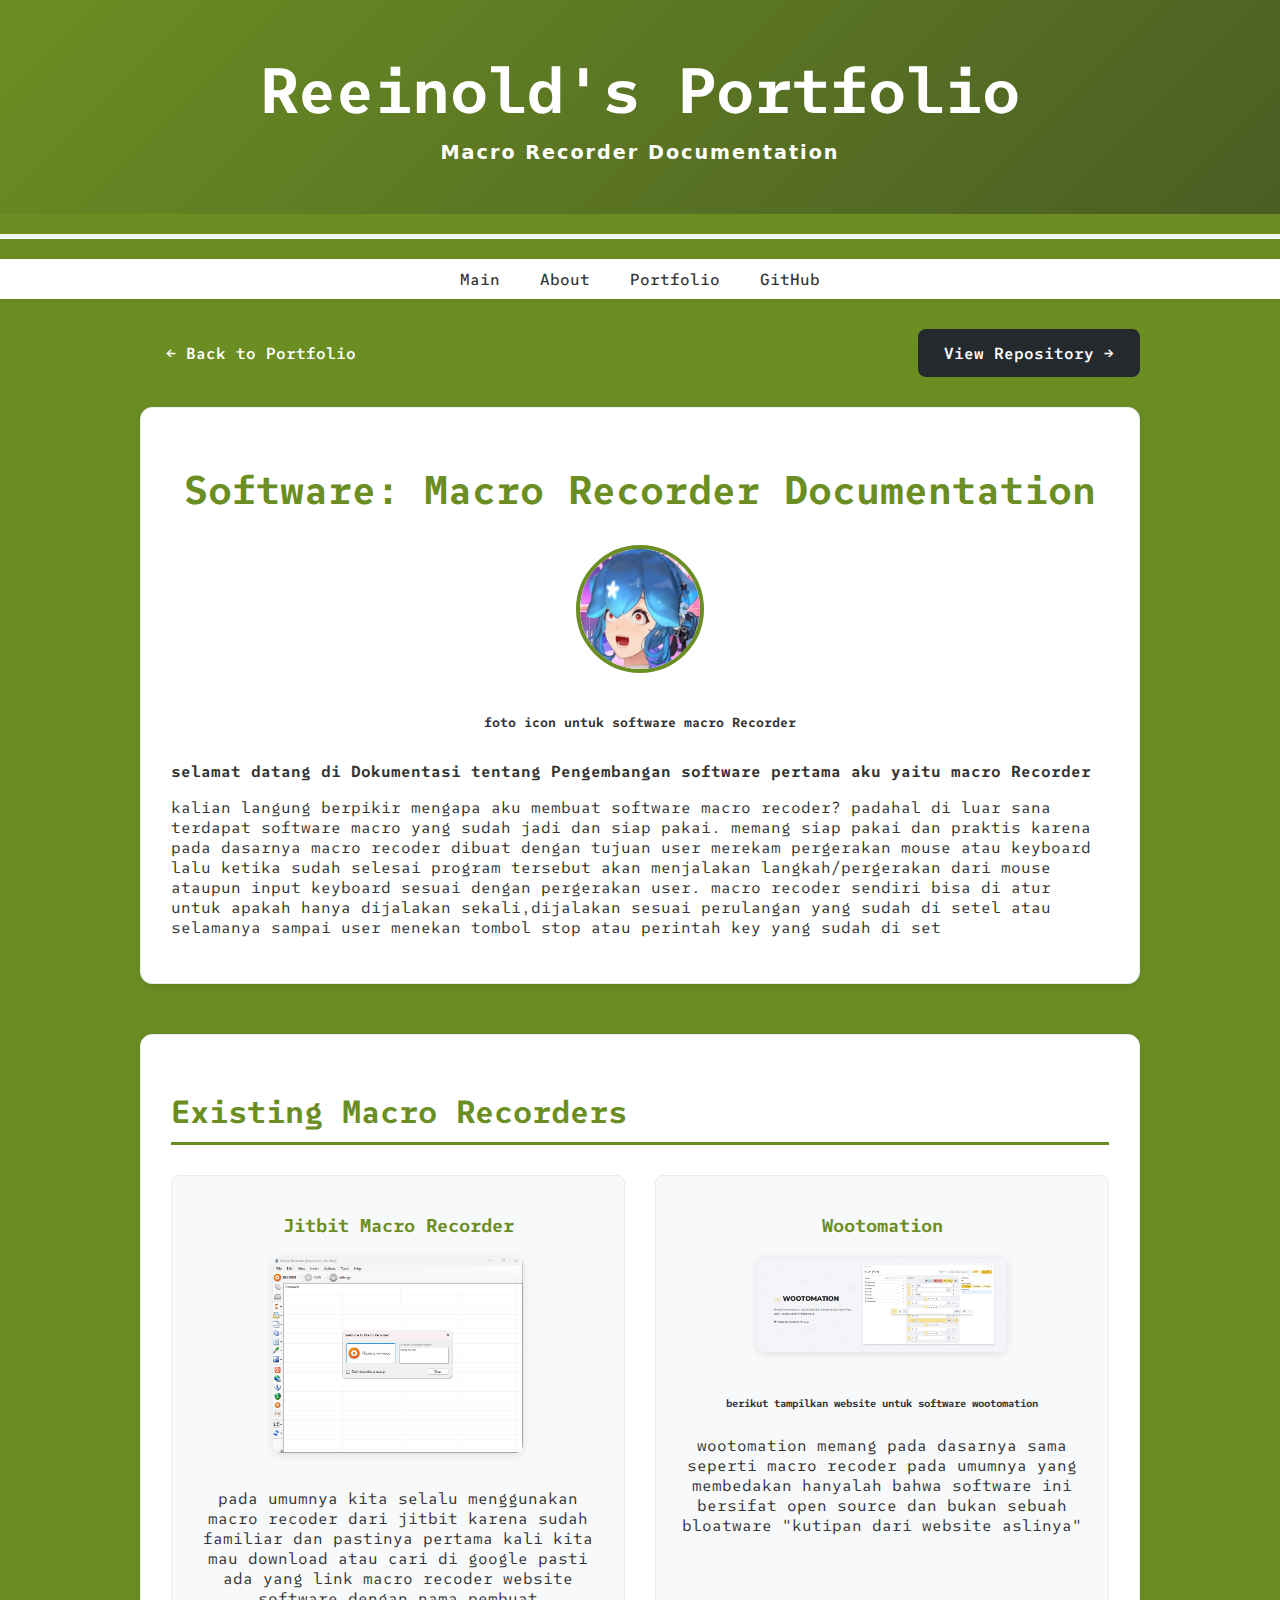
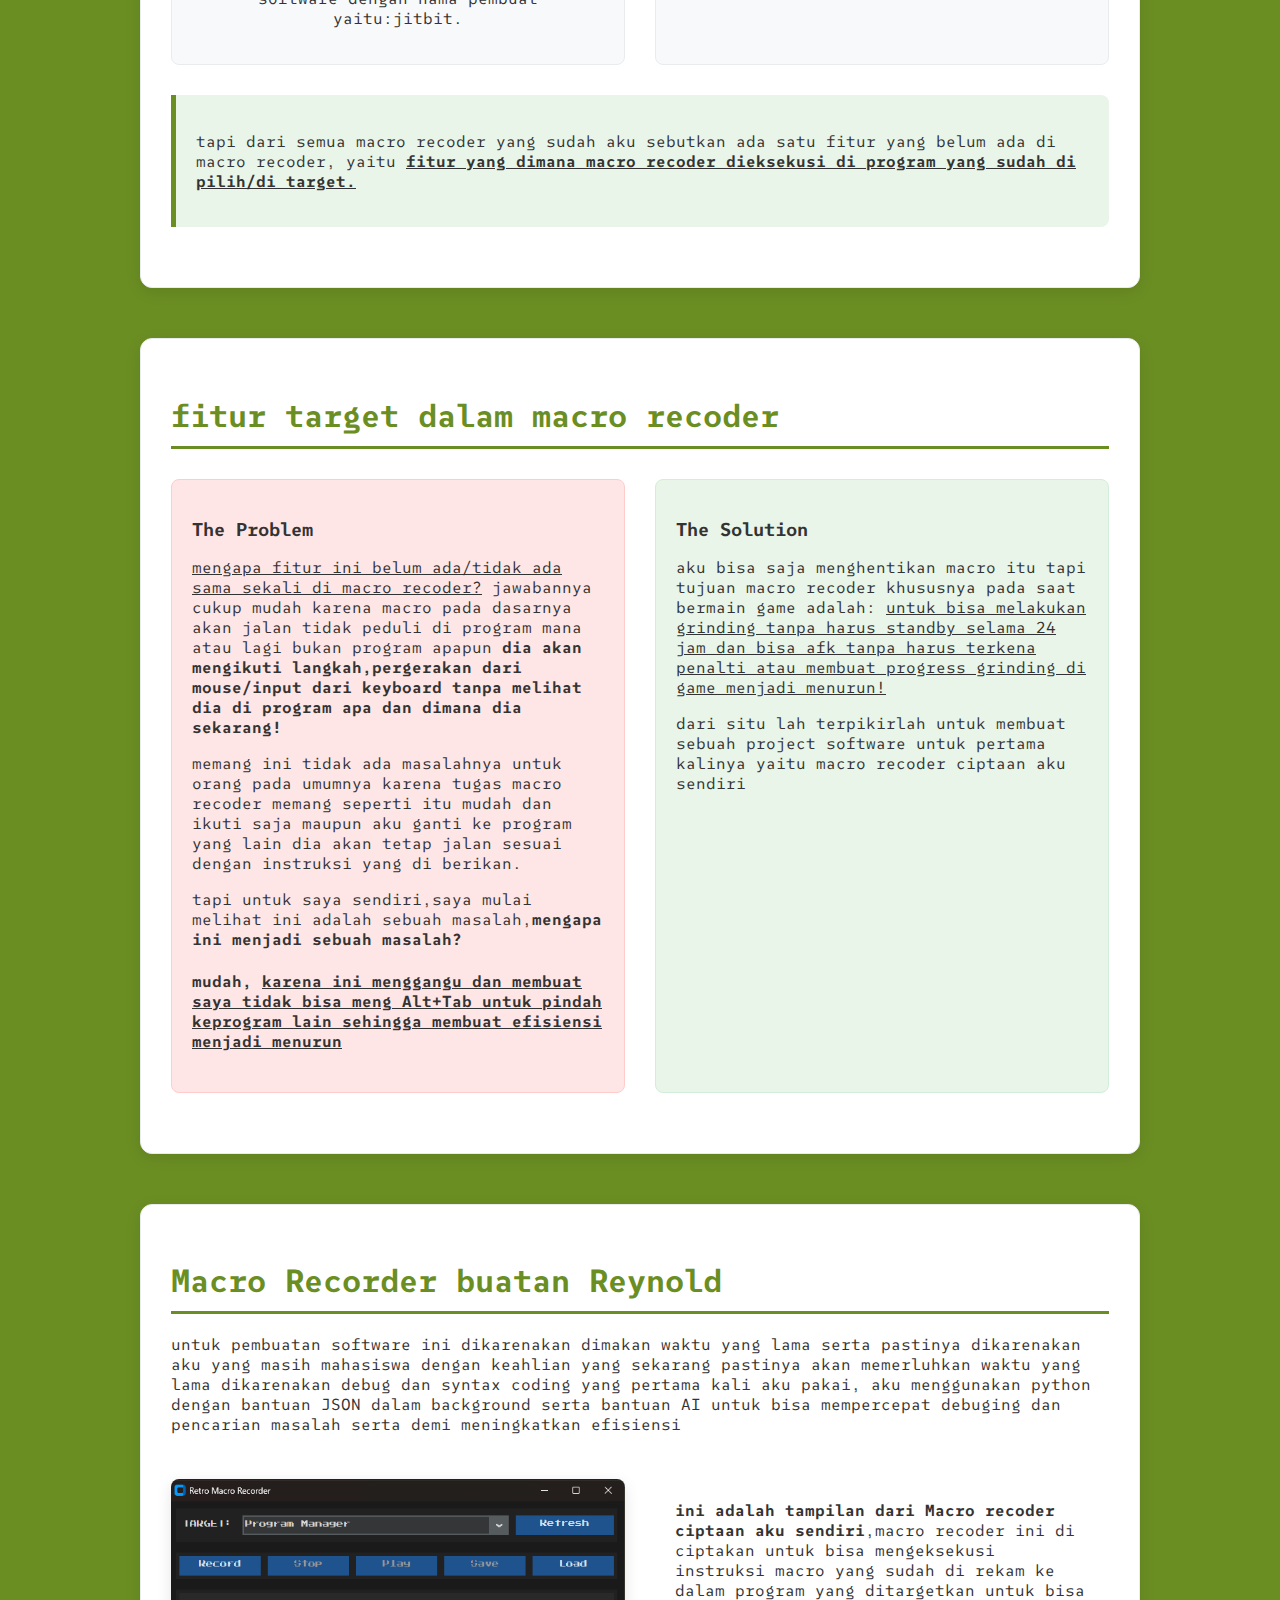
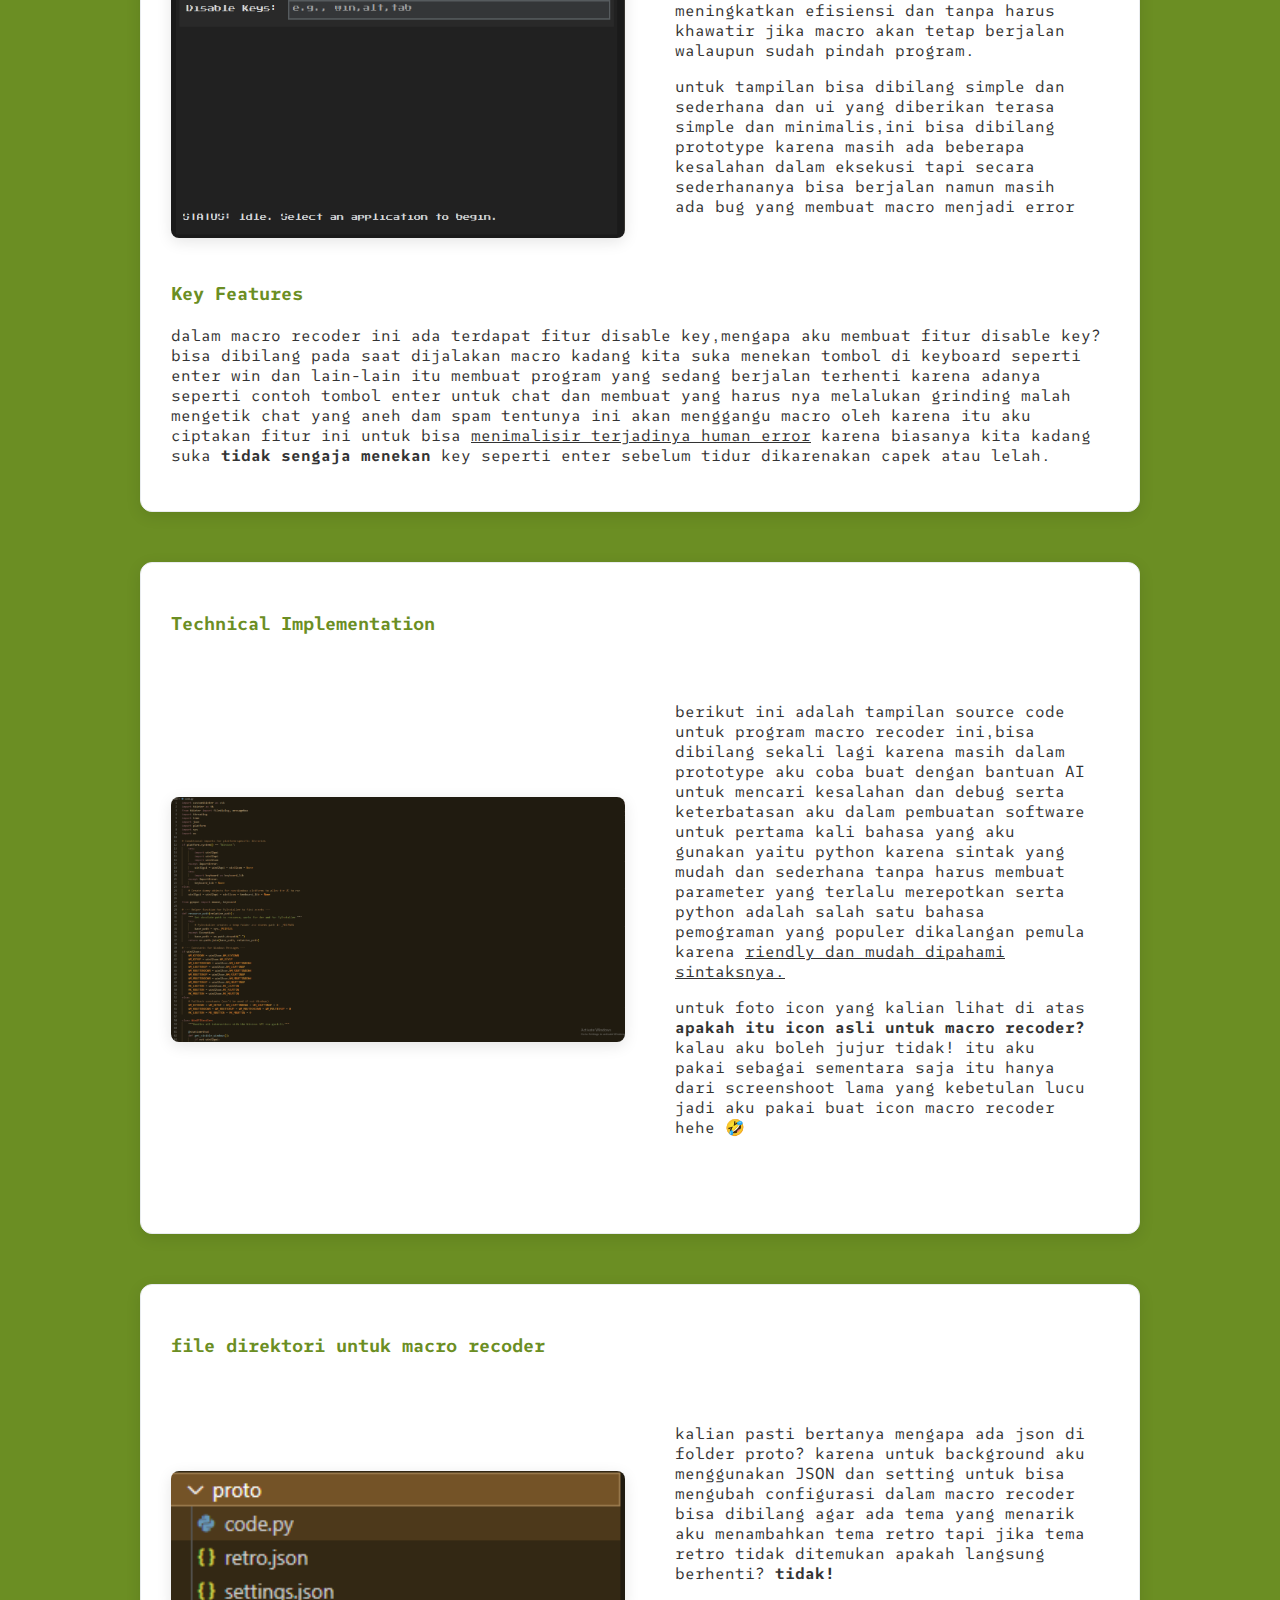
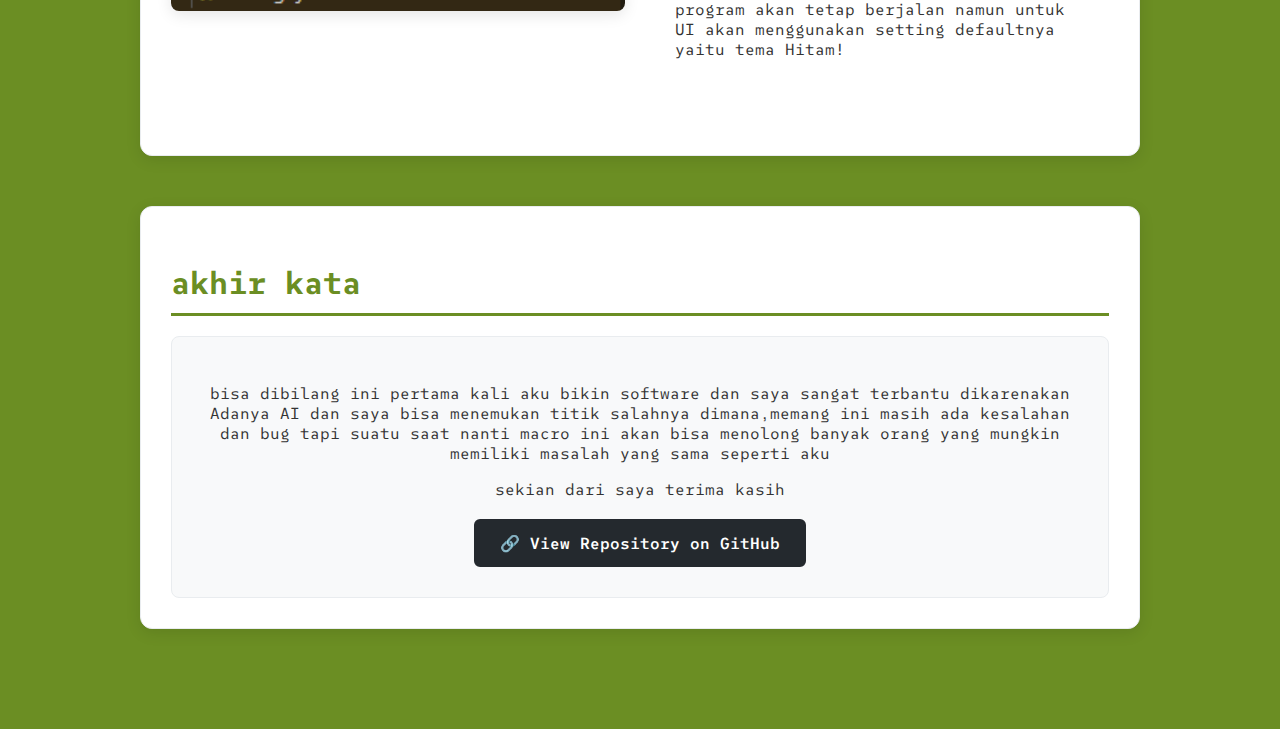
<file: Macro_Documentation.html>
<!DOCTYPE html>
<html lang="en">
<head>
    <meta charset="UTF-8">
    <meta name="viewport" content="width=device-width, initial-scale=1.0">
    <link rel="stylesheet" href="Style.css">
    <link rel="preconnect" href="https://fonts.googleapis.com">
    <link rel="preconnect" href="https://fonts.gstatic.com" crossorigin>
    <link href="https://fonts.googleapis.com/css2?family=Rubik:ital,wght@0,300..900;1,300..900&family=SUSE+Mono:ital,wght@0,100..800;1,100..800&display=swap" rel="stylesheet">
    <title>Macro Recorder Documentation - Reeinold's Portfolio</title>
</head>
<body>
    <div id="Header">
        <p id="Reeinold">Reeinold's Portfolio</p>
        <p id="Description"><b>Macro Recorder Documentation</b></p>
    </div>
    <hr class="tick">
    <nav>
        <a href="index.html">Main</a>
        <a href="About.html">About</a>
        <a href="Portofolio.html">Portfolio</a>
        <a href="https://github.com/Reeinold?tab=activity_feed" target="_blank">GitHub</a>
    </nav>

    <!-- Navigation Buttons -->
    <div class="doc-navigation">
        <button onclick="window.location.href='Portofolio.html'" class="nav-button portfolio-btn">
            ← Back to Portfolio
        </button>
        <button onclick="window.open('https://github.com/Reeinold', '_blank')" class="nav-button repo-btn">
            View Repository →
        </button>
    </div>

    <div class="documentation-content">
        <div class="doc-section">
            <h1>Software: Macro Recorder Documentation</h1>

            <div class="icon-section">
                <img src="./Footage/icon1.png" alt="icon" class="doc-icon">
                <h5>foto icon untuk software macro Recorder</h5>
            </div>

            <div class="intro-section">
                <p><b>selamat datang di Dokumentasi tentang Pengembangan software pertama aku yaitu macro Recorder</b></p>
                <p>kalian langung berpikir mengapa aku membuat software macro recoder? padahal di luar sana terdapat software macro yang sudah jadi dan siap pakai. memang siap pakai dan praktis karena pada dasarnya macro recoder dibuat dengan tujuan user merekam pergerakan mouse atau keyboard lalu ketika sudah selesai program tersebut akan menjalakan langkah/pergerakan dari mouse ataupun input keyboard sesuai dengan pergerakan user. macro recoder sendiri bisa di atur untuk apakah hanya dijalakan sekali,dijalakan sesuai perulangan yang sudah di setel atau selamanya sampai user menekan tombol stop atau perintah key yang sudah di set</p>
            </div>
        </div>

        <div class="doc-section">
            <h2>Existing Macro Recorders</h2>

            <div class="comparison-section">
                <div class="software-item">
                    <h3>Jitbit Macro Recorder</h3>
                    <img src="./Footage/image.png" alt="jitbit macro" class="software-image">
                    <p>pada umumnya kita selalu menggunakan macro recoder dari jitbit karena sudah familiar dan pastinya pertama kali kita mau download atau cari di google pasti ada yang link macro recoder website software dengan nama pembuat yaitu:jitbit.</p>
                </div>

                <div class="software-item">
                    <h3>Wootomation</h3>
                    <img src="./Footage/wooting.png" alt="wootomation" class="software-image">
                    <h6>berikut tampilkan website untuk software wootomation</h6>
                    <p>wootomation memang pada dasarnya sama seperti macro recoder pada umumnya yang membedakan hanyalah bahwa software ini bersifat open source dan bukan sebuah bloatware "kutipan dari website aslinya"</p>
                </div>
            </div>

            <div class="feature-highlight">
                <p>tapi dari semua macro recoder yang sudah aku sebutkan ada satu fitur yang belum ada di macro recoder, yaitu <b><u>fitur yang dimana macro recoder dieksekusi di program yang sudah di pilih/di target.</u></b></p>
            </div>
        </div>

        <div class="doc-section">
            <h2>fitur target dalam macro recoder</h2>
            <div class="problem-solution">
                <div class="problem">
                    <h3>The Problem</h3>
                    <p><u>mengapa fitur ini belum ada/tidak ada sama sekali di macro recoder?</u> jawabannya cukup mudah karena macro pada dasarnya akan jalan tidak peduli di program mana atau lagi bukan program apapun <b>dia akan mengikuti langkah,pergerakan dari mouse/input dari keyboard tanpa melihat dia di program apa dan dimana dia sekarang!</b></p>
                    <p>memang ini tidak ada masalahnya untuk orang pada umumnya karena tugas macro recoder memang seperti itu mudah dan ikuti saja maupun aku ganti ke program yang lain dia akan tetap jalan sesuai dengan instruksi yang di berikan.</p>
                    <p>tapi untuk saya sendiri,saya mulai melihat ini adalah sebuah masalah,<b>mengapa ini menjadi sebuah masalah?</b></p>
                    <h4>mudah, <u>karena ini menggangu dan membuat saya tidak bisa meng Alt+Tab untuk pindah keprogram lain sehingga membuat efisiensi menjadi menurun</u></h4>
                </div>

                <div class="solution">
                    <h3>The Solution</h3>
                    <p>aku bisa saja menghentikan macro itu tapi tujuan macro recoder khususnya pada saat bermain game adalah: <u>untuk bisa melakukan grinding tanpa harus standby selama 24 jam dan bisa afk tanpa harus terkena penalti atau membuat progress grinding di game menjadi menurun!</u></p>
                    <p>dari situ lah terpikirlah untuk membuat sebuah project software untuk pertama kalinya yaitu macro recoder ciptaan aku sendiri</p>
                </div>
            </div>
        </div>

        <div class="doc-section">
            <h2>Macro Recorder buatan Reynold</h2>

            <div class="development-section">
                <p>untuk pembuatan software ini dikarenakan dimakan waktu yang lama serta pastinya dikarenakan aku yang masih mahasiswa dengan keahlian yang sekarang pastinya akan memerluhkan waktu yang lama dikarenakan debug dan syntax coding yang pertama kali aku pakai, aku menggunakan python dengan bantuan JSON dalam background serta bantuan AI untuk bisa mempercepat debuging dan pencarian masalah serta demi meningkatkan efisiensi</p>

                <div class="interface-showcase">
                    <img src="./Footage/image1.png" alt="interface" class="interface-image">
                    <div class="interface-description">
                        <p><b>ini adalah tampilan dari Macro recoder ciptaan aku sendiri</b>,macro recoder ini di ciptakan untuk bisa mengeksekusi instruksi macro yang sudah di rekam ke dalam program yang ditargetkan untuk bisa meningkatkan efisiensi dan tanpa harus khawatir jika macro akan tetap berjalan walaupun sudah pindah program.</p>
                        <p>untuk tampilan bisa dibilang simple dan sederhana dan ui yang diberikan terasa simple dan minimalis,ini bisa dibilang prototype karena masih ada beberapa kesalahan dalam eksekusi tapi secara sederhananya bisa berjalan namun masih ada bug yang membuat macro menjadi error</p>
                    </div>
                </div>

                <div class="feature-section">
                    <h3>Key Features</h3>
                    <p>dalam macro recoder ini ada terdapat fitur disable key,mengapa aku membuat fitur disable key? bisa dibilang pada saat dijalakan macro kadang kita suka menekan tombol di keyboard seperti enter win dan lain-lain itu membuat program yang sedang berjalan terhenti karena adanya seperti contoh tombol enter untuk chat dan membuat yang harus nya melalukan grinding malah mengetik chat yang aneh dam spam tentunya ini akan menggangu macro oleh karena itu aku ciptakan fitur ini untuk bisa <u>menimalisir terjadinya human error</u> karena biasanya kita kadang suka <b>tidak sengaja menekan</b> key seperti enter sebelum tidur dikarenakan capek atau lelah.</p>
                </div>
            </div>
        </div>

        <div class="doc-section">
            <h3>Technical Implementation</h3>

            <div class="code-showcase">
                <img src="./Footage/image2.png" alt="coding" class="code-image">
                <div class="code-description">
                    <p>berikut ini adalah tampilan source code untuk program macro recoder ini,bisa dibilang sekali lagi karena masih dalam prototype aku coba buat dengan bantuan AI untuk mencari kesalahan dan debug serta keterbatasan aku dalam pembuatan software untuk pertama kali bahasa yang aku gunakan yaitu python karena sintak yang mudah dan sederhana tanpa harus membuat parameter yang terlalu merepotkan serta python adalah salah satu bahasa pemograman yang populer dikalangan pemula karena <u>riendly dan mudah dipahami sintaksnya.</u></p>
                    <p>untuk foto icon yang kalian lihat di atas <b>apakah itu icon asli untuk macro recoder?</b> kalau aku boleh jujur tidak! itu aku pakai sebagai sementara saja itu hanya dari screenshoot lama yang kebetulan lucu jadi aku pakai buat icon macro recoder hehe 🤣 </p>
                </div>
            </div>
        </div>

        <div class="doc-section">
            <h3>file direktori untuk macro recoder</h3>

            <div class="directory-showcase">
                <img src="./Footage/iamge3.png" alt="direktori" class="directory-image">
                <div class="directory-description">
                    <p>kalian pasti bertanya mengapa ada json di folder proto? karena untuk background aku menggunakan JSON dan setting untuk bisa mengubah configurasi dalam macro recoder bisa dibilang agar ada tema yang menarik aku menambahkan tema retro tapi jika tema retro tidak ditemukan apakah langsung berhenti? <b>tidak!</b></p>
                    <p>program akan tetap berjalan namun untuk UI akan menggunakan setting defaultnya yaitu tema Hitam!</p>
                </div>
            </div>
        </div>

        <div class="doc-section">
            <h2>akhir kata</h2>
            <div class="conclusion">
                <p>bisa dibilang ini pertama kali aku bikin software dan saya sangat terbantu dikarenakan Adanya AI dan saya bisa menemukan titik salahnya dimana,memang ini masih ada kesalahan dan bug tapi suatu saat nanti macro ini akan bisa menolong banyak orang yang mungkin memiliki masalah yang sama seperti aku</p>
                <p>sekian dari saya terima kasih</p>
                <div class="repository-link">
                    <a href="https://github.com/Reeinold" target="_blank" class="repo-link-button">
                        🔗 View Repository on GitHub
                    </a>
                </div>
            </div>
        </div>
    </div>

    <script src="Script.js"></script>
</body>
</html>
</file>
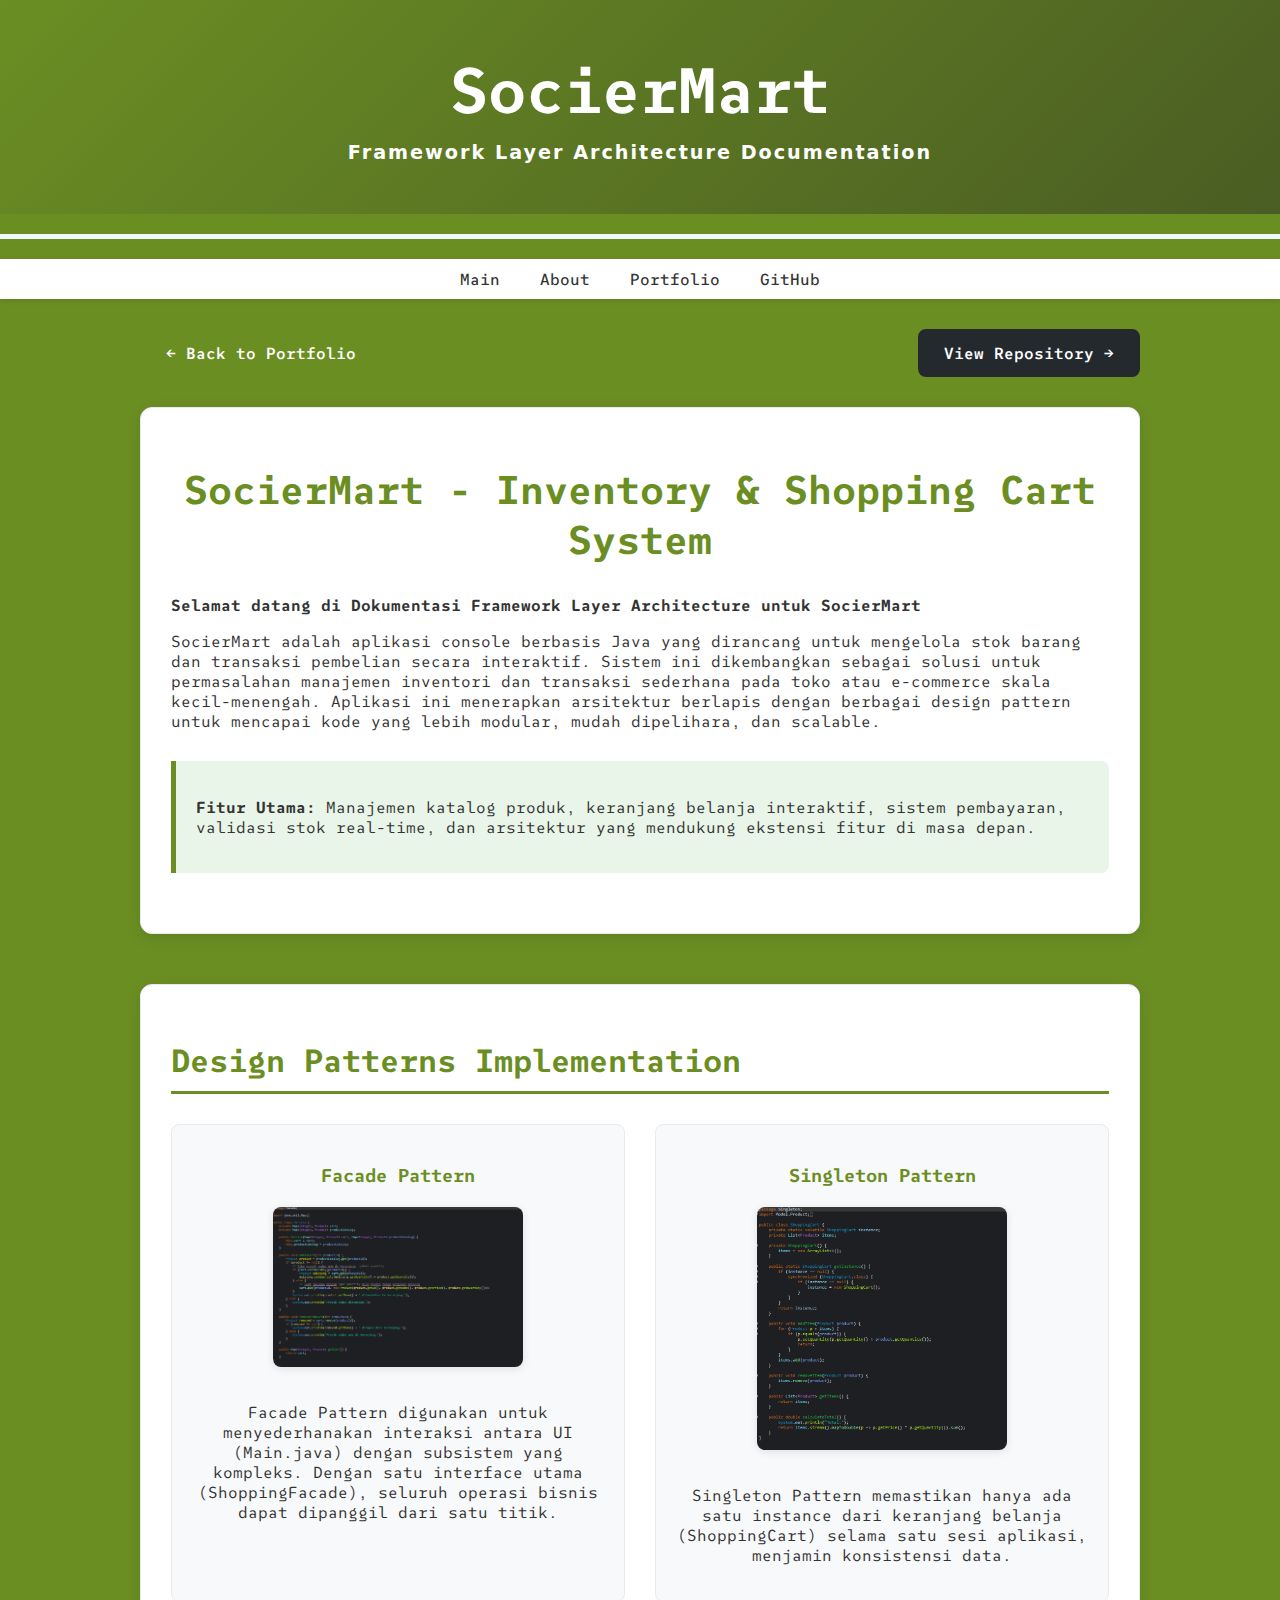
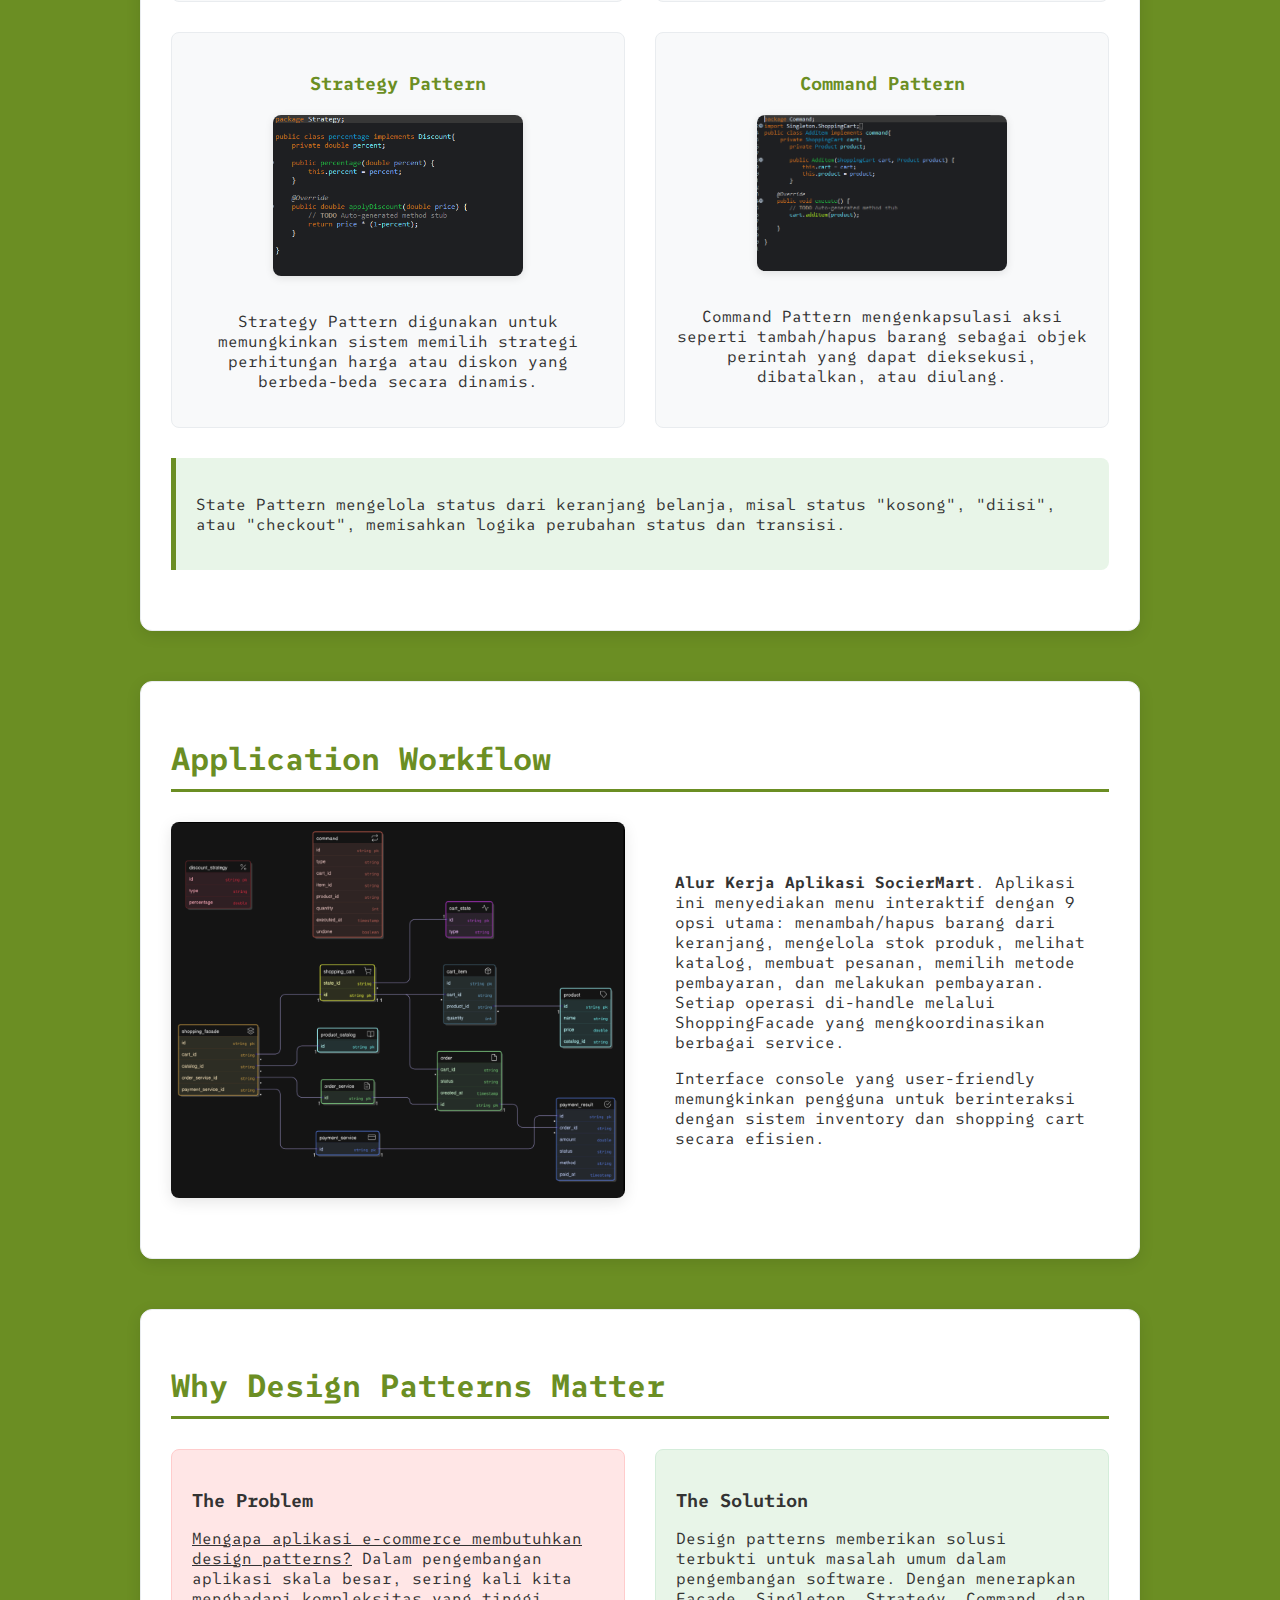
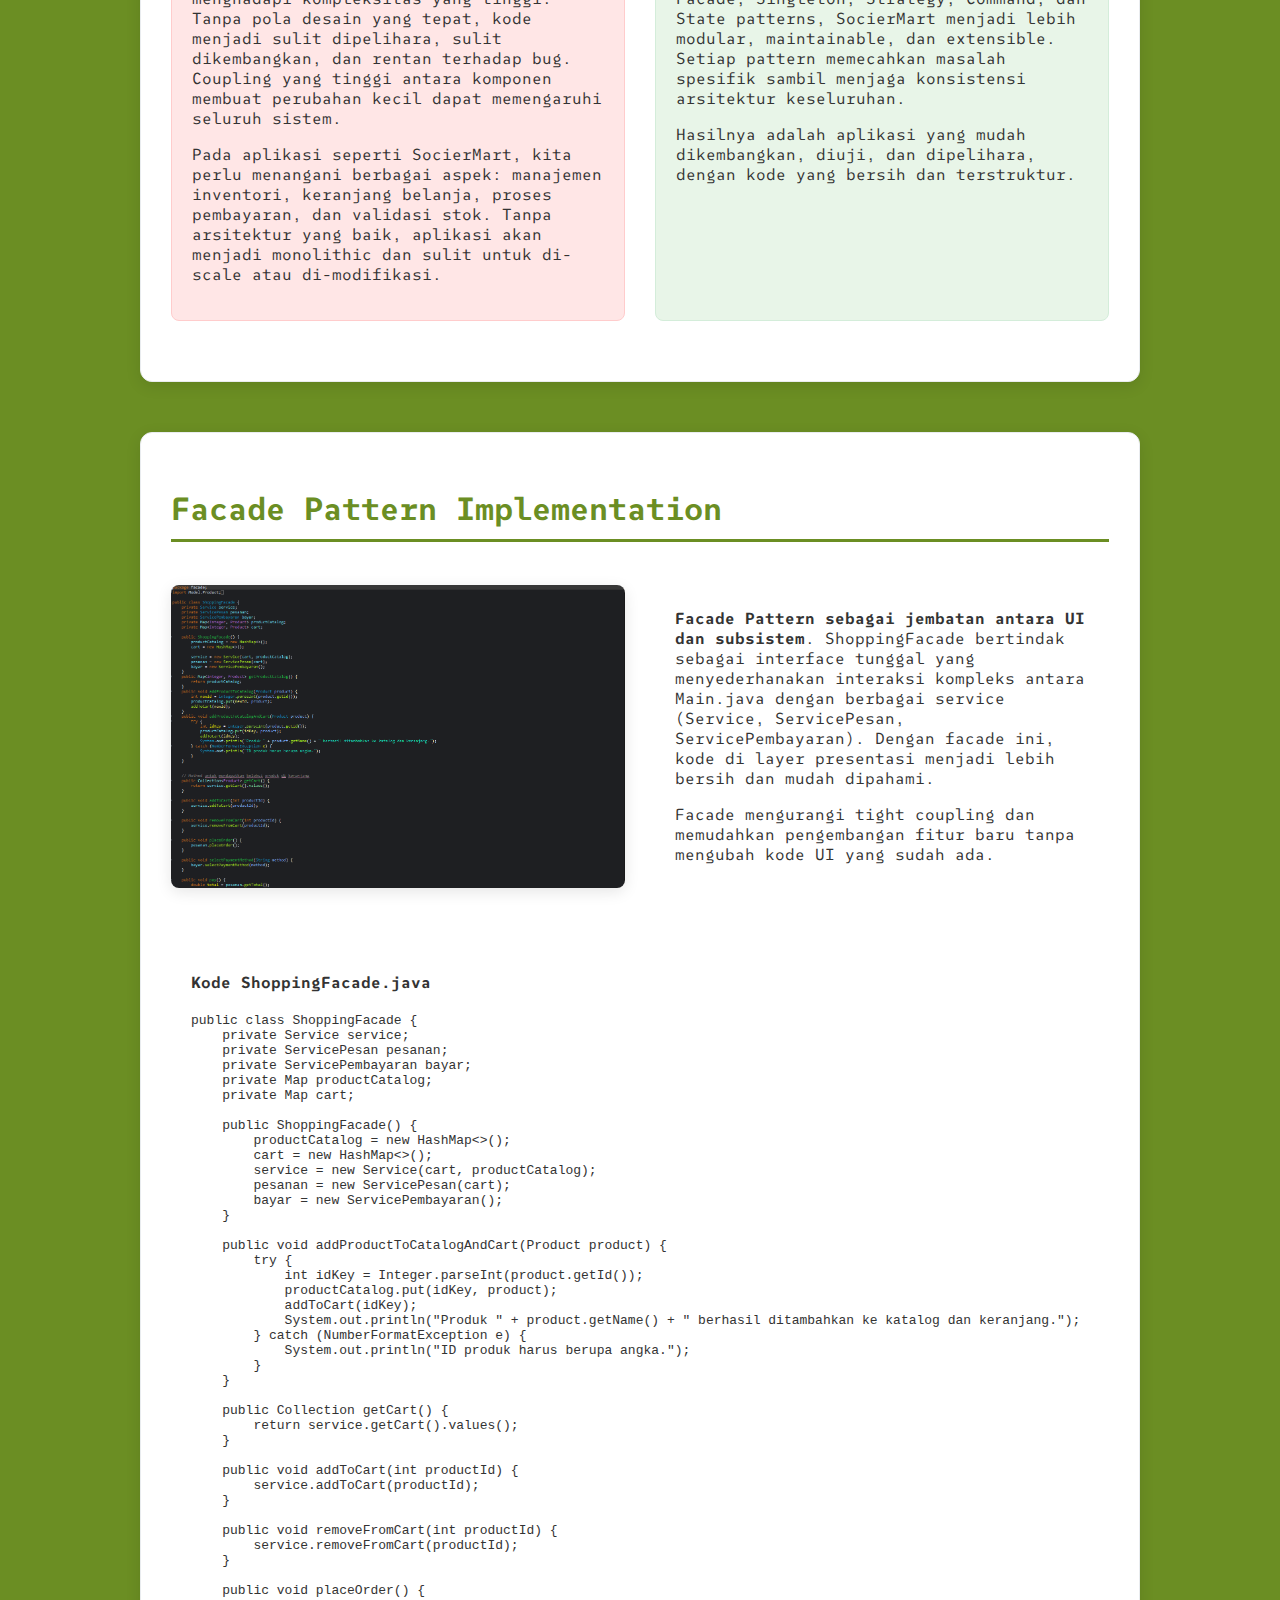
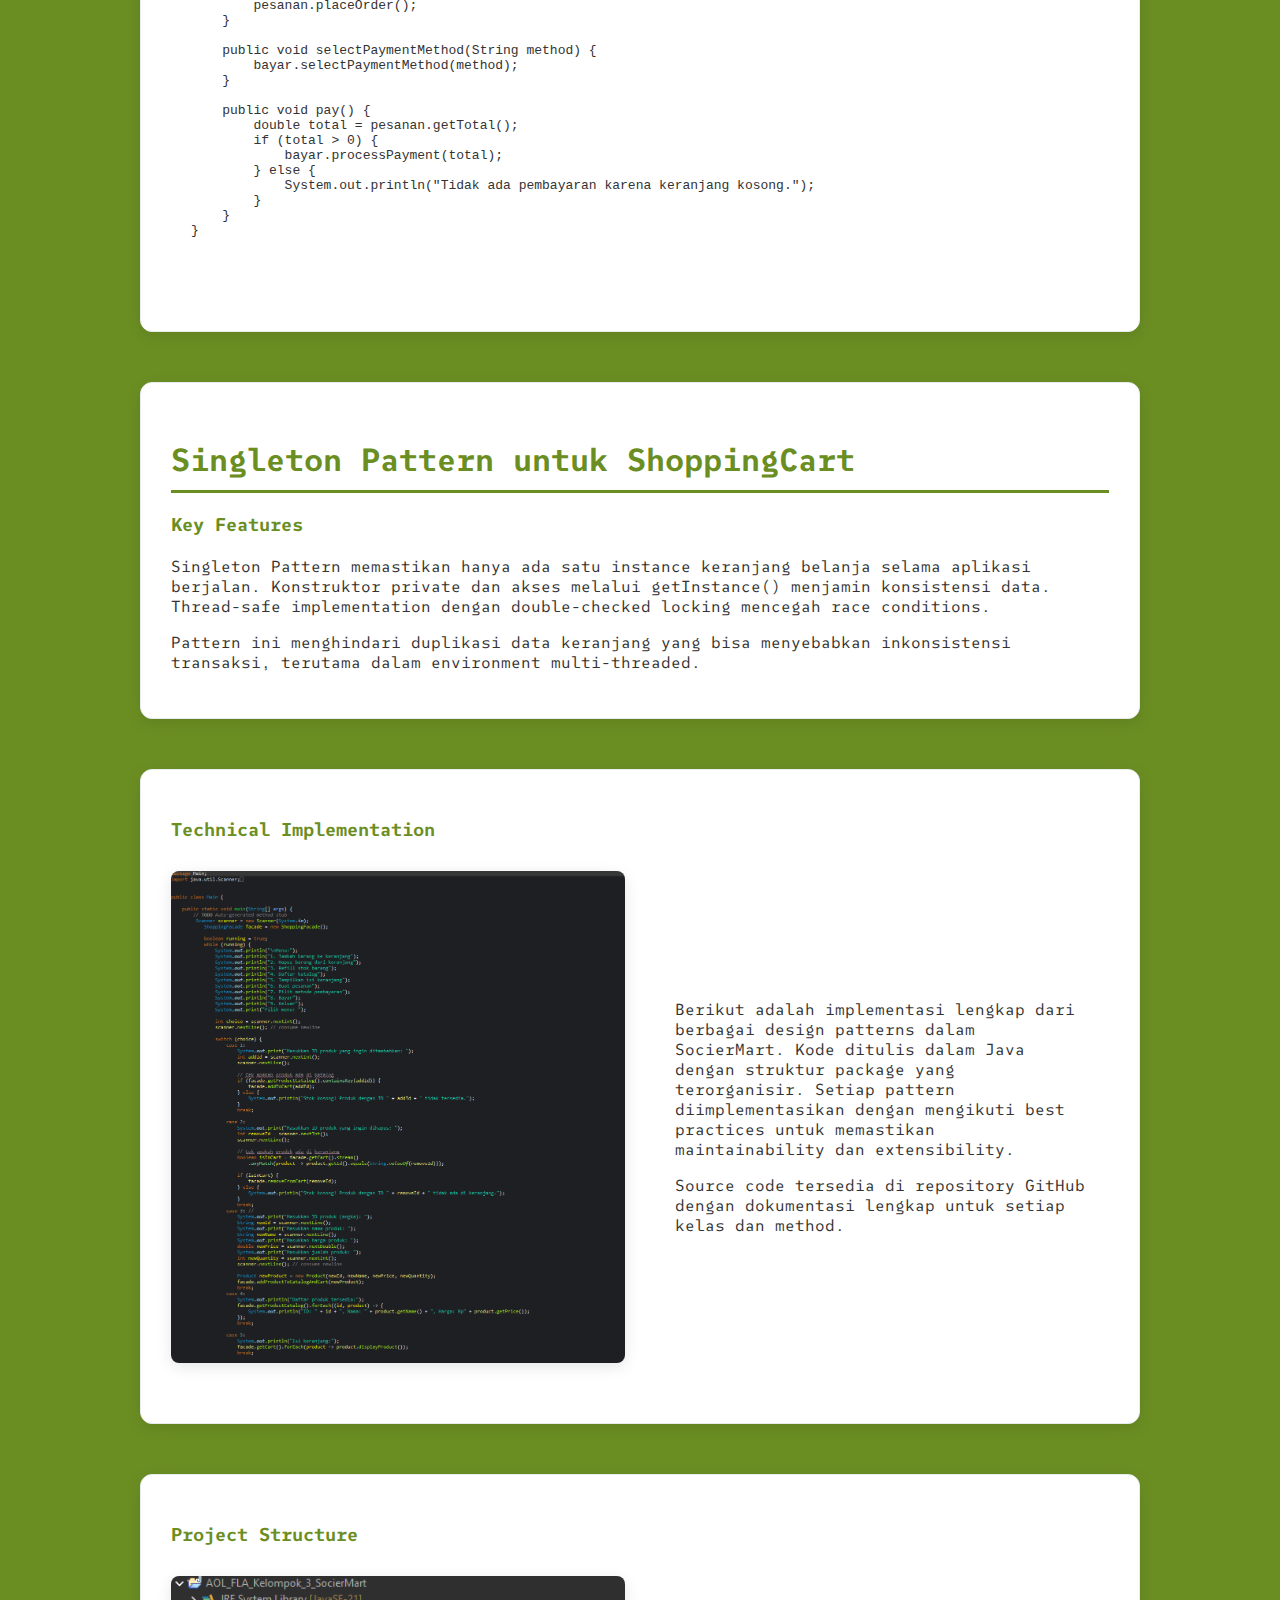
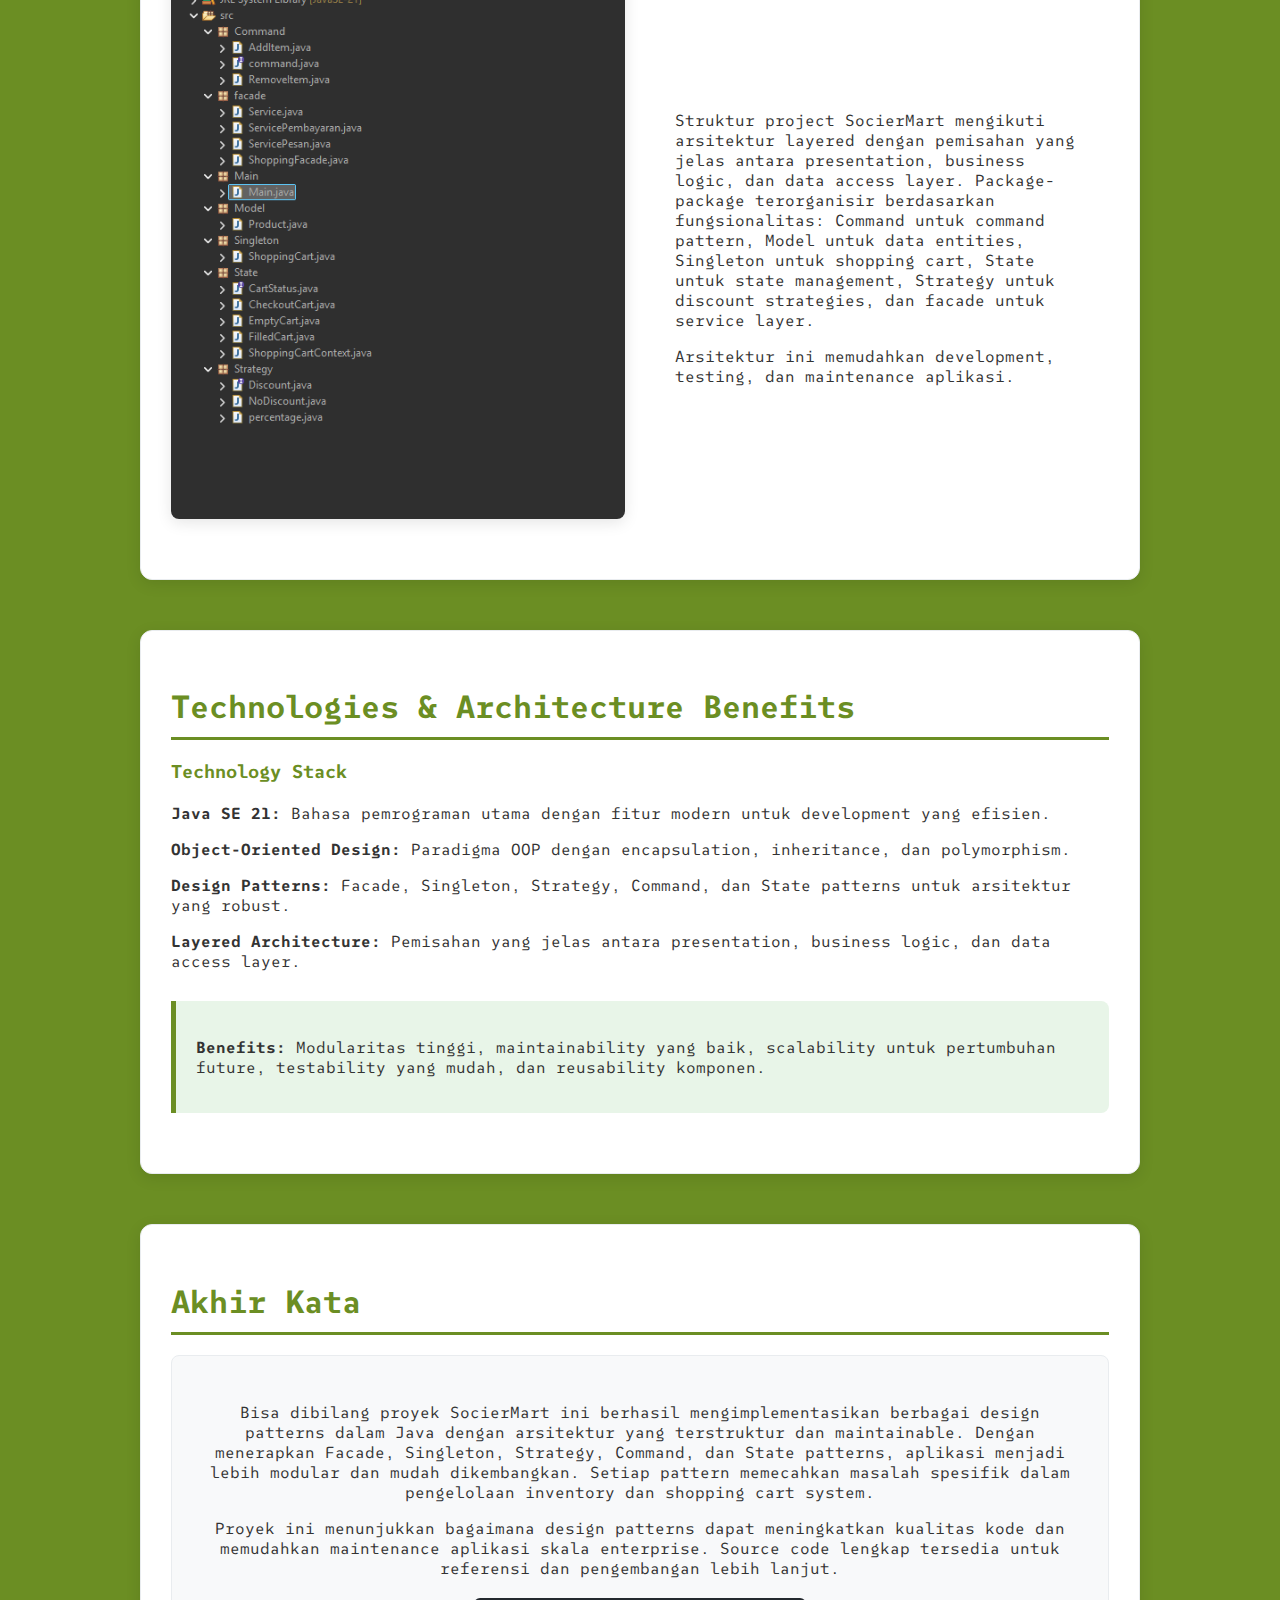
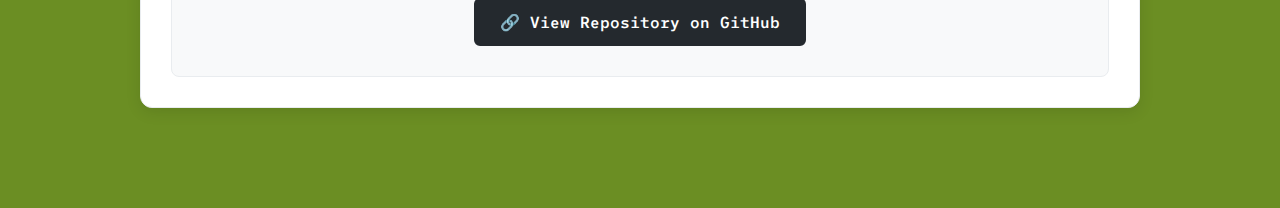
<file: SocierMart_Documentation.html>
<!DOCTYPE html>
<html lang="id">
<head>
    <meta charset="UTF-8">
    <meta name="viewport" content="width=device-width, initial-scale=1.0">
    <link rel="stylesheet" href="Style.css">
    <link rel="preconnect" href="https://fonts.googleapis.com">
    <link rel="preconnect" href="https://fonts.gstatic.com" crossorigin>
    <link href="https://fonts.googleapis.com/css2?family=Rubik:ital,wght@0,300..900;1,300..900&family=SUSE+Mono:ital,wght@0,100..800;1,100..800&display=swap" rel="stylesheet">
    <title>SocierMart Documentation - Framework Layer Architecture</title>
</head>
<body>
    <div id="Header">
        <p id="Reeinold">SocierMart</p>
        <p id="Description"><b>Framework Layer Architecture Documentation</b></p>
    </div>
    <hr class="tick">
    <nav>
        <a href="index.html">Main</a>
        <a href="About.html">About</a>
        <a href="Portofolio.html">Portfolio</a>
        <a href="https://github.com/Reeinold?tab=activity_feed" target="_blank">GitHub</a>
    </nav>

    <!-- Navigation Buttons -->
    <div class="doc-navigation">
        <button onclick="window.location.href='Portofolio.html'" class="nav-button portfolio-btn">
            ← Back to Portfolio
        </button>
        <button onclick="window.open('https://github.com/Reeinold', '_blank')" class="nav-button repo-btn">
            View Repository →
        </button>
    </div>

    <div class="documentation-content">
        <div class="doc-section">
            <h1>SocierMart - Inventory & Shopping Cart System</h1>


            <div class="intro-section">
                <p><b>Selamat datang di Dokumentasi Framework Layer Architecture untuk SocierMart</b></p>
                <p>SocierMart adalah aplikasi console berbasis Java yang dirancang untuk mengelola stok barang dan transaksi pembelian secara interaktif. Sistem ini dikembangkan sebagai solusi untuk permasalahan manajemen inventori dan transaksi sederhana pada toko atau e-commerce skala kecil-menengah. Aplikasi ini menerapkan arsitektur berlapis dengan berbagai design pattern untuk mencapai kode yang lebih modular, mudah dipelihara, dan scalable.</p>
            </div>

            <div class="feature-highlight">
                <p><strong>Fitur Utama:</strong> Manajemen katalog produk, keranjang belanja interaktif, sistem pembayaran, validasi stok real-time, dan arsitektur yang mendukung ekstensi fitur di masa depan.</p>
            </div>
        </div>


        <div class="doc-section">
            <h2>Design Patterns Implementation</h2>

            <div class="comparison-section">
                <div class="software-item">
                    <h3>Facade Pattern</h3>
                    <img src="./Footage/facade.png" alt="Facade Pattern" class="software-image">
                    <p>Facade Pattern digunakan untuk menyederhanakan interaksi antara UI (Main.java) dengan subsistem yang kompleks. Dengan satu interface utama (ShoppingFacade), seluruh operasi bisnis dapat dipanggil dari satu titik.</p>
                </div>

                <div class="software-item">
                    <h3>Singleton Pattern</h3>
                    <img src="./Footage/singleton.png" alt="Singleton Pattern" class="software-image">
                    <p>Singleton Pattern memastikan hanya ada satu instance dari keranjang belanja (ShoppingCart) selama satu sesi aplikasi, menjamin konsistensi data.</p>
                </div>
            </div>

            <div class="comparison-section">
                <div class="software-item">
                    <h3>Strategy Pattern</h3>
                    <img src="./Footage/strategy.png" alt="Strategy Pattern" class="software-image">
                    <p>Strategy Pattern digunakan untuk memungkinkan sistem memilih strategi perhitungan harga atau diskon yang berbeda-beda secara dinamis.</p>
                </div>

                <div class="software-item">
                    <h3>Command Pattern</h3>
                    <img src="./Footage/command.png" alt="Command Pattern" class="software-image">
                    <p>Command Pattern mengenkapsulasi aksi seperti tambah/hapus barang sebagai objek perintah yang dapat dieksekusi, dibatalkan, atau diulang.</p>
                </div>
            </div>

            <div class="feature-highlight">
                <p>State Pattern mengelola status dari keranjang belanja, misal status "kosong", "diisi", atau "checkout", memisahkan logika perubahan status dan transisi.</p>
            </div>
        </div>

        <div class="doc-section">
            <h2>Application Workflow</h2>

            <div class="interface-showcase">
                <img src="./Footage/java uml.png" alt="Application Workflow" class="interface-image">
                <div class="interface-description">
                    <p><b>Alur Kerja Aplikasi SocierMart</b>. Aplikasi ini menyediakan menu interaktif dengan 9 opsi utama: menambah/hapus barang dari keranjang, mengelola stok produk, melihat katalog, membuat pesanan, memilih metode pembayaran, dan melakukan pembayaran. Setiap operasi di-handle melalui ShoppingFacade yang mengkoordinasikan berbagai service.</p>
                    <p>Interface console yang user-friendly memungkinkan pengguna untuk berinteraksi dengan sistem inventory dan shopping cart secara efisien.</p>
                </div>
            </div>
        </div>

        <div class="doc-section">
            <h2>Why Design Patterns Matter</h2>
            <div class="problem-solution">
                <div class="problem">
                    <h3>The Problem</h3>
                    <p><u>Mengapa aplikasi e-commerce membutuhkan design patterns?</u> Dalam pengembangan aplikasi skala besar, sering kali kita menghadapi kompleksitas yang tinggi. Tanpa pola desain yang tepat, kode menjadi sulit dipelihara, sulit dikembangkan, dan rentan terhadap bug. Coupling yang tinggi antara komponen membuat perubahan kecil dapat memengaruhi seluruh sistem.</p>
                    <p>Pada aplikasi seperti SocierMart, kita perlu menangani berbagai aspek: manajemen inventori, keranjang belanja, proses pembayaran, dan validasi stok. Tanpa arsitektur yang baik, aplikasi akan menjadi monolithic dan sulit untuk di-scale atau di-modifikasi.</p>
                </div>

                <div class="solution">
                    <h3>The Solution</h3>
                    <p>Design patterns memberikan solusi terbukti untuk masalah umum dalam pengembangan software. Dengan menerapkan Facade, Singleton, Strategy, Command, dan State patterns, SocierMart menjadi lebih modular, maintainable, dan extensible. Setiap pattern memecahkan masalah spesifik sambil menjaga konsistensi arsitektur keseluruhan.</p>
                    <p>Hasilnya adalah aplikasi yang mudah dikembangkan, diuji, dan dipelihara, dengan kode yang bersih dan terstruktur.</p>
                </div>
            </div>
        </div>

        <div class="doc-section">
            <h2>Facade Pattern Implementation</h2>

            <div class="interface-showcase">
                <img src="./Footage/facade_implement.png" alt="Facade Pattern Implementation" class="interface-image">
                <div class="interface-description">
                    <p><b>Facade Pattern sebagai jembatan antara UI dan subsistem</b>. ShoppingFacade bertindak sebagai interface tunggal yang menyederhanakan interaksi kompleks antara Main.java dengan berbagai service (Service, ServicePesan, ServicePembayaran). Dengan facade ini, kode di layer presentasi menjadi lebih bersih dan mudah dipahami.</p>
                    <p>Facade mengurangi tight coupling dan memudahkan pengembangan fitur baru tanpa mengubah kode UI yang sudah ada.</p>
                </div>
            </div>

            <div class="code-showcase">
                <div class="code-description">
                    <h4>Kode ShoppingFacade.java</h4>
                    <pre><code class="language-java">public class ShoppingFacade {
    private Service service;
    private ServicePesan pesanan;
    private ServicePembayaran bayar;
    private Map<Integer, Product> productCatalog;
    private Map<Integer, Product> cart;

    public ShoppingFacade() {
        productCatalog = new HashMap<>();
        cart = new HashMap<>();
        service = new Service(cart, productCatalog);
        pesanan = new ServicePesan(cart);
        bayar = new ServicePembayaran();
    }

    public void addProductToCatalogAndCart(Product product) {
        try {
            int idKey = Integer.parseInt(product.getId());
            productCatalog.put(idKey, product);
            addToCart(idKey);
            System.out.println("Produk " + product.getName() + " berhasil ditambahkan ke katalog dan keranjang.");
        } catch (NumberFormatException e) {
            System.out.println("ID produk harus berupa angka.");
        }
    }

    public Collection<Product> getCart() {
        return service.getCart().values();
    }

    public void addToCart(int productId) {
        service.addToCart(productId);
    }

    public void removeFromCart(int productId) {
        service.removeFromCart(productId);
    }

    public void placeOrder() {
        pesanan.placeOrder();
    }

    public void selectPaymentMethod(String method) {
        bayar.selectPaymentMethod(method);
    }

    public void pay() {
        double total = pesanan.getTotal();
        if (total > 0) {
            bayar.processPayment(total);
        } else {
            System.out.println("Tidak ada pembayaran karena keranjang kosong.");
        }
    }
}</code></pre>
                </div>
            </div>
        </div>

        <div class="doc-section">
            <h2>Singleton Pattern untuk ShoppingCart</h2>

            <div class="feature-section">
                <h3>Key Features</h3>
                <p>Singleton Pattern memastikan hanya ada satu instance keranjang belanja selama aplikasi berjalan. Konstruktor private dan akses melalui getInstance() menjamin konsistensi data. Thread-safe implementation dengan double-checked locking mencegah race conditions.</p>
                <p>Pattern ini menghindari duplikasi data keranjang yang bisa menyebabkan inkonsistensi transaksi, terutama dalam environment multi-threaded.</p>
            </div>
        </div>

        <div class="doc-section">
            <h3>Technical Implementation</h3>

            <div class="code-showcase">
                <img src="./Footage/main.png" alt="Java Code" class="code-image">
                <div class="code-description">
                    <p>Berikut adalah implementasi lengkap dari berbagai design patterns dalam SocierMart. Kode ditulis dalam Java dengan struktur package yang terorganisir. Setiap pattern diimplementasikan dengan mengikuti best practices untuk memastikan maintainability dan extensibility.</p>
                    <p>Source code tersedia di repository GitHub dengan dokumentasi lengkap untuk setiap kelas dan method.</p>
                </div>
            </div>
        </div>

        <div class="doc-section">
            <h3>Project Structure</h3>

            <div class="directory-showcase">
                <img src="./Footage/struktur.png" alt="Project Structure" class="directory-image">
                <div class="directory-description">
                    <p>Struktur project SocierMart mengikuti arsitektur layered dengan pemisahan yang jelas antara presentation, business logic, dan data access layer. Package-package terorganisir berdasarkan fungsionalitas: Command untuk command pattern, Model untuk data entities, Singleton untuk shopping cart, State untuk state management, Strategy untuk discount strategies, dan facade untuk service layer.</p>
                    <p>Arsitektur ini memudahkan development, testing, dan maintenance aplikasi.</p>
                </div>
            </div>
        </div>
        <div class="doc-section">
            <h2>Technologies & Architecture Benefits</h2>

            <div class="feature-section">
                <h3>Technology Stack</h3>
                <p><strong>Java SE 21:</strong> Bahasa pemrograman utama dengan fitur modern untuk development yang efisien.</p>
                <p><strong>Object-Oriented Design:</strong> Paradigma OOP dengan encapsulation, inheritance, dan polymorphism.</p>
                <p><strong>Design Patterns:</strong> Facade, Singleton, Strategy, Command, dan State patterns untuk arsitektur yang robust.</p>
                <p><strong>Layered Architecture:</strong> Pemisahan yang jelas antara presentation, business logic, dan data access layer.</p>
            </div>

            <div class="feature-highlight">
                <p><strong>Benefits:</strong> Modularitas tinggi, maintainability yang baik, scalability untuk pertumbuhan future, testability yang mudah, dan reusability komponen.</p>
            </div>
        </div>

        <div class="doc-section">
            <h2>Akhir Kata</h2>
            <div class="conclusion">
                <p>Bisa dibilang proyek SocierMart ini berhasil mengimplementasikan berbagai design patterns dalam Java dengan arsitektur yang terstruktur dan maintainable. Dengan menerapkan Facade, Singleton, Strategy, Command, dan State patterns, aplikasi menjadi lebih modular dan mudah dikembangkan. Setiap pattern memecahkan masalah spesifik dalam pengelolaan inventory dan shopping cart system.</p>
                <p>Proyek ini menunjukkan bagaimana design patterns dapat meningkatkan kualitas kode dan memudahkan maintenance aplikasi skala enterprise. Source code lengkap tersedia untuk referensi dan pengembangan lebih lanjut.</p>
                <div class="repository-link">
                    <a href="https://github.com/Reeinold" target="_blank" class="repo-link-button">
                        🔗 View Repository on GitHub
                    </a>
                </div>
            </div>
        </div>
    </div>
</body>
</html>
</file>
<file: Style.css>
body {
    background-color: olivedrab;
    font-family: 'SUSE Mono', monospace;
    margin: 0;
    padding: 0;
    color: #333;
}

#Header {
    text-align: center;
    padding: 50px 20px;
    background: linear-gradient(135deg, olivedrab, #4a5d23);
    color: white;
    animation: fadeIn 2s ease-in, slideRight 1.5s ease-out;
}

@keyframes fadeIn {
    from {
        opacity: 0;
    }
    to {
        opacity: 1;
    }
}

@keyframes slideRight {
    from {
        transform: translateX(-100px);
        opacity: 0;
    }
    to {
        transform: translateX(0);
        opacity: 1;
    }
}

#Header #Reeinold {
    font-size: 4rem;
    margin: 0;
    font-weight: 700;
}

#Header #Description {
    font-size: 1.2rem;
    font-family: system-ui, -apple-system, BlinkMacSystemFont, 'Segoe UI', Roboto, Oxygen, Ubuntu, Cantarell, 'Open Sans', 'Helvetica Neue', sans-serif;
    letter-spacing: 2px;
    margin: 10px 0 0 0;
}

#Header #Greetings {
    font-size: 1rem;
    font-family: 'SUSE Mono', monospace;
    color: rgba(255, 255, 255, 0.8);
    margin: 15px 0 20px 0;
    font-weight: 300;
    letter-spacing: 1px;
    min-height: 1.5rem;
    line-height: 1.5rem;
}

hr.tick {
    height: 5px;
    background-color: aliceblue;
    border: none;
    margin: 20px 0;
}

nav {
    display: flex;
    justify-content: center;
    align-items: center;
    background-color: #fff;
    padding: 10px 0;
    box-shadow: 0 2px 5px rgba(0,0,0,0.1);
}

nav a {
    text-decoration: none;
    color: #333;
    margin: 0 20px;
    font-weight: 500;
    transition: color 0.3s;
}

nav a:hover {
    color: olivedrab;
}

.About, .Portfolio, .github {
    max-width: 1200px;
    margin: 40px auto;
    padding: 20px;
    background-color: white;
    border-radius: 8px;
    box-shadow: 0 4px 10px rgba(0,0,0,0.1);
}

.About {
    display: flex;
    flex-direction: column;
    align-items: center;
}

.about-content {
    display: flex;
    align-items: flex-start;
    gap: 30px;
    max-width: 100%;
}

.profile-photo {
    margin-top: 75px;
    width: 250px;
    height: 250px;
    border-radius: 12px;
    object-fit: cover;
    border: 3px solid #fff;
    box-shadow: 0 4px 15px rgba(0,0,0,0.1);
}

.about-text {
    text-align: left;
    flex: 1;
}

/* Skills Section */
.skills-section {
    margin-top: 50px;
    padding: 30px;
    background-color: #f8f9fa;
    border-radius: 12px;
    border: 1px solid #e9ecef;
}

.skills-section h3 {
    color: #333;
    margin-bottom: 25px;
    font-size: 1.5rem;
    text-align: center;
}

.skill-item {
    display: flex;
    align-items: center;
    justify-content: space-between;
    margin-bottom: 25px;
    gap: 15px;
    padding: 15px;
    background-color: #f8f9fa;
    border-radius: 8px;
    border: 1px solid #e9ecef;
    box-shadow: 0 2px 4px rgba(0,0,0,0.05);
}

.skill-name {
    min-width: 80px;
    max-width: 140px;
    font-weight: 600;
    color: #333;
    font-size: 0.95rem;
    flex-shrink: 1;
    padding-right: 10px;
    word-break: break-word;
    line-height: 1.2;
}

.progress-bar {
    width: 320px;
    height: 12px;
    background-color: #e9ecef;
    border-radius: 6px;
    overflow: hidden;
    position: relative;
    flex-shrink: 0;
}

.progress-fill {
    height: 100%;
    background: linear-gradient(90deg, olivedrab, #4a5d23);
    border-radius: 6px;
    width: 0%;
    transition: width 2s cubic-bezier(0.4, 0, 0.2, 1);
    position: relative;
    box-shadow: 0 0 10px rgba(107, 142, 35, 0.3);
    transform-origin: left;
}

.progress-fill.animating {
    animation: progressGlow 2s ease-in-out;
}

@keyframes progressGlow {
    0% {
        box-shadow: 0 0 10px rgba(107, 142, 35, 0.3);
    }
    50% {
        box-shadow: 0 0 20px rgba(107, 142, 35, 0.6);
    }
    100% {
        box-shadow: 0 0 10px rgba(107, 142, 35, 0.3);
    }
}


.progress-container {
    display: flex;
    align-items: center;
    gap: 10px;
    flex: 1;
    justify-content: flex-end;
}

.skill-percentage {
    min-width: 45px;
    text-align: right;
    font-weight: 600;
    color: olivedrab;
    font-size: 0.9rem;
    flex-shrink: 0;
}

/* Contact & Social Section */
.contact-section {
    margin-top: 40px;
    display: grid;
    grid-template-columns: 1fr 1fr;
    gap: 40px;
    padding: 20px;
    background-color: #fff;
    border-radius: 12px;
    box-shadow: 0 4px 10px rgba(0,0,0,0.1);
}

.contact-info h3,
.social-section h3 {
    color: #333;
    margin-bottom: 20px;
    font-size: 1.4rem;
}

.contact-info p {
    margin-bottom: 12px;
    color: #666;
    line-height: 1.6;
}

.contact-info a {
    color: olivedrab;
    text-decoration: none;
    font-weight: 500;
}

.contact-info a:hover {
    text-decoration: underline;
}

.social-links {
    display: flex;
    flex-direction: column;
    gap: 15px;
}

.social-link {
    display: flex;
    align-items: center;
    gap: 12px;
    padding: 12px 16px;
    background-color: #f8f9fa;
    border-radius: 8px;
    text-decoration: none;
    color: #333;
    font-weight: 500;
    transition: all 0.3s ease;
    border: 1px solid #e9ecef;
}

.social-link:hover {
    background-color: olivedrab;
    color: white;
    transform: translateY(-2px);
    box-shadow: 0 4px 12px rgba(0,0,0,0.15);
}

.github-btn {
    background-color: #24292e;
    color: white;
    border-color: #24292e;
}

.github-btn:hover {
    background-color: #1a1e22;
    border-color: #1a1e22;
}

.social-icon {
    width: 24px;
    height: 24px;
    flex-shrink: 0;
}

/* Language Proficiency Section */
.languages-section {
    margin-top: 40px;
    padding: 20px;
    background-color: #f8f9fa;
    border-radius: 12px;
    border: 1px solid #e9ecef;
}

.languages-section h3 {
    color: #333;
    margin-bottom: 25px;
    font-size: 1.5rem;
    text-align: center;
}

.language-item {
    display: flex;
    align-items: center;
    justify-content: space-between;
    margin-bottom: 20px;
    padding: 15px;
    background-color: #fff;
    border-radius: 8px;
    box-shadow: 0 2px 5px rgba(0,0,0,0.1);
    transition: transform 0.3s ease;
    min-height: 60px;
}

.language-item:hover {
    transform: translateY(-2px);
}

.language-name {
    font-weight: 600;
    color: #333;
    font-size: 1.1rem;
    min-width: 120px;
}

.proficiency-dots {
    display: flex;
    gap: 6px;
    align-items: center;
    justify-content: flex-start;
    width: 140px;
    flex-shrink: 0;
}

.dot {
    width: 16px;
    height: 16px;
    border-radius: 50%;
    background-color: #e9ecef;
    border: 2px solid #ddd;
    transition: all 0.3s ease;
    flex-shrink: 0;
    display: flex;
    align-items: center;
    justify-content: center;
}

.dot.filled {
    background-color: olivedrab;
    border-color: olivedrab;
    box-shadow: 0 0 8px rgba(107, 142, 35, 0.4);
}

.proficiency-text {
    font-size: 0.9rem;
    color: #666;
    font-weight: 500;
    min-width: 100px;
    text-align: right;
}

button {
    background-color: white;
    color: olivedrab;
    border: 2px solid olivedrab;
    padding: 12px 24px;
    font-size: 1rem;
    font-weight: 600;
    border-radius: 6px;
    cursor: pointer;
    transition: all 0.3s ease;
    font-family: 'SUSE Mono', monospace;
}

button:hover {
    background-color: olivedrab;
    color: white;
    transform: translateY(-2px);
    box-shadow: 0 4px 12px rgba(0,0,0,0.15);
}

.About #rec {
    width: 100%;
    max-width: 900px;
    margin: 20px 0;
    padding: 0;
    background: transparent;
    border: none;
    border-radius: 0;
}

.Portfolio p, .github p {
    text-align: center;
    font-size: 1.1rem;
}

.github iframe {
    width: 100%;
    border: none;
    border-radius: 8px;
}

.github-embed {
    display: flex;
    gap: 20px;
    margin-bottom: 20px;
}

.github-activity {
    margin-top: 20px;
}

.github-integrated {
    display: flex;
    gap: 30px;
    margin-bottom: 30px;
    padding: 20px;
    background-color: #fff;
    border-radius: 12px;
    box-shadow: 0 4px 10px rgba(0,0,0,0.1);
    border: 1px solid #e9ecef;
}

.github-text-stats {
    flex: 1;
}

.github-text-stats h3 {
    color: #333;
    margin-bottom: 20px;
    font-size: 1.4rem;
}

.stats-grid {
    display: grid;
    grid-template-columns: 1fr;
    gap: 12px;
}

.stat-item {
    display: flex;
    justify-content: space-between;
    align-items: center;
    padding: 8px 12px;
    background-color: #f8f9fa;
    border-radius: 6px;
    border-left: 3px solid olivedrab;
    box-shadow: 0 1px 3px rgba(0,0,0,0.1);
}

.stat-label {
    color: #666;
    font-weight: 500;
    font-size: 0.9rem;
}

.stat-value {
    color: olivedrab;
    font-weight: 600;
    font-size: 0.9rem;
}

.github-visual-stats {
    flex: 1;
    display: flex;
    justify-content: center;
    align-items: center;
}

.github-stats-container {
    display: flex;
    gap: 30px;
    margin-bottom: 30px;
    padding: 0 20px;
}

.github-stat-card {
    flex: 1;
}

.github-stat-card img {
    width: 100%;
    height: auto;
    border-radius: 8px;
    box-shadow: 0 4px 10px rgba(0,0,0,0.1);
}

.github-link {
    text-align: center;
}

.github-button {
    display: inline-block;
    background-color: #24292e;
    color: white;
    padding: 12px 24px;
    text-decoration: none;
    border-radius: 6px;
    font-weight: 600;
    font-family: 'SUSE Mono', monospace;
    transition: all 0.3s ease;
    border: 2px solid #24292e;
}

.github-button:hover {
    background-color: white;
    color: #24292e;
    transform: translateY(-2px);
    box-shadow: 0 4px 12px rgba(0,0,0,0.15);
}

/* Documentation Page Styles */
.doc-navigation {
display: flex;
justify-content: space-between;
align-items: center;
margin: 30px auto;
max-width: 1000px;
gap: 20px;
}

.nav-button {
padding: 12px 24px;
border: none;
border-radius: 8px;
font-size: 1rem;
font-weight: 600;
cursor: pointer;
transition: all 0.3s ease;
font-family: 'SUSE Mono', monospace;
text-decoration: none;
display: inline-block;
text-align: center;
}

.portfolio-btn {
background-color: olivedrab;
color: white;
border: 2px solid olivedrab;
}

.portfolio-btn:hover {
background-color: white;
color: olivedrab;
transform: translateX(-5px);
}

.repo-btn {
background-color: #24292e;
color: white;
border: 2px solid #24292e;
}

.repo-btn:hover {
background-color: white;
color: #24292e;
transform: translateX(5px);
}

.documentation-content {
max-width: 1000px;
margin: 0 auto;
padding: 0 20px 50px 20px;
}

.doc-section {
margin-bottom: 50px;
padding: 30px;
background-color: white;
border-radius: 12px;
box-shadow: 0 4px 15px rgba(0,0,0,0.1);
border: 1px solid #e9ecef;
}

.doc-section h1, .doc-section h2, .doc-section h3 {
color: olivedrab;
margin-bottom: 20px;
font-weight: 700;
}

.doc-section h1 {
font-size: 2.5rem;
text-align: center;
margin-bottom: 30px;
}

.doc-section h2 {
font-size: 2rem;
border-bottom: 3px solid olivedrab;
padding-bottom: 10px;
}

.icon-section {
text-align: center;
margin-bottom: 30px;
}

.doc-icon {
width: 120px;
height: 120px;
border-radius: 50%;
border: 4px solid olivedrab;
margin-bottom: 15px;
}

.comparison-section {
display: grid;
grid-template-columns: repeat(auto-fit, minmax(300px, 1fr));
gap: 30px;
margin: 30px 0;
}

.software-item {
text-align: center;
padding: 20px;
background-color: #f8f9fa;
border-radius: 8px;
border: 1px solid #e9ecef;
}

.software-image {
width: 100%;
max-width: 250px;
height: auto;
border-radius: 8px;
margin-bottom: 15px;
box-shadow: 0 2px 8px rgba(0,0,0,0.1);
}

.feature-highlight {
background-color: #e8f5e8;
border-left: 5px solid olivedrab;
padding: 20px;
margin: 30px 0;
border-radius: 0 8px 8px 0;
}

.problem-solution {
display: grid;
grid-template-columns: 1fr 1fr;
gap: 30px;
margin: 30px 0;
}

.problem, .solution {
padding: 20px;
border-radius: 8px;
}

.problem {
background-color: #ffe6e6;
border: 1px solid #ffcccc;
}

.solution {
background-color: #e8f5e8;
border: 1px solid #d4edda;
}

.problem h3, .solution h3 {
color: #333;
margin-bottom: 15px;
}

.interface-showcase, .code-showcase, .directory-showcase {
display: grid;
grid-template-columns: 1fr 1fr;
gap: 30px;
align-items: center;
margin: 30px 0;
}

.interface-image, .code-image, .directory-image {
width: 100%;
border-radius: 8px;
box-shadow: 0 4px 15px rgba(0,0,0,0.1);
}

.interface-description, .code-description, .directory-description {
padding: 20px;
}

.conclusion {
    text-align: center;
    background-color: #f8f9fa;
    padding: 30px;
    border-radius: 8px;
    border: 1px solid #e9ecef;
}

.repository-link {
    margin-top: 20px;
}

.repo-link-button {
    display: inline-block;
    background-color: #24292e;
    color: white;
    padding: 12px 24px;
    text-decoration: none;
    border-radius: 6px;
    font-weight: 600;
    font-family: 'SUSE Mono', monospace;
    transition: all 0.3s ease;
    border: 2px solid #24292e;
    font-size: 1rem;
}

.repo-link-button:hover {
    background-color: white;
    color: #24292e;
    transform: translateY(-2px);
    box-shadow: 0 4px 12px rgba(0,0,0,0.15);
}

/* Responsive Design for Documentation */
@media (max-width: 768px) {
.doc-navigation {
    flex-direction: column;
    gap: 15px;
}

.nav-button {
    width: 100%;
    padding: 15px;
}

.portfolio-btn:hover {
    transform: none;
}

.repo-btn:hover {
    transform: none;
}

.doc-section {
    padding: 20px;
    margin-bottom: 30px;
}

.doc-section h1 {
    font-size: 2rem;
}

.comparison-section {
    grid-template-columns: 1fr;
    gap: 20px;
}

.problem-solution {
    grid-template-columns: 1fr;
    gap: 20px;
}

.interface-showcase, .code-showcase, .directory-showcase {
    grid-template-columns: 1fr;
    gap: 20px;
}

.documentation-content {
    padding: 0 15px 30px 15px;
}
}

#github-stats, #github-card {
    margin-top: 20px;
}

#github-card-image {
    max-width: 100%;
    height: auto;
}

.project-grid {
    display: grid;
    grid-template-columns: repeat(auto-fit, minmax(300px, 1fr));
    gap: 20px;
    margin-top: 20px;
}

.project {
    background-color: #f8f9fa;
    padding: 20px;
    border-radius: 8px;
    box-shadow: 0 2px 5px rgba(0,0,0,0.1);
    transition: transform 0.3s;
}

.project:hover {
    transform: translateY(-5px);
}

.project h3 {
    margin-top: 0;
    color: olivedrab;
}

.project a {
    display: inline-block;
    margin-top: 10px;
    color: #007bff;
    text-decoration: none;
}

.project a:hover {
    text-decoration: underline;
}

/* Project Gallery Styles */
.project-gallery {
    display: grid;
    grid-template-columns: repeat(auto-fit, minmax(250px, 1fr));
    gap: 20px;
    margin: 30px 0;
}

.gallery-item {
    position: relative;
    border-radius: 12px;
    overflow: hidden;
    box-shadow: 0 4px 15px rgba(0,0,0,0.1);
    transition: transform 0.3s ease, box-shadow 0.3s ease;
    cursor: pointer;
}

.gallery-item:hover {
    transform: translateY(-5px);
    box-shadow: 0 8px 25px rgba(0,0,0,0.15);
}

.project-image {
    width: 100%;
    height: 200px;
    object-fit: cover;
    display: block;
}

.gallery-overlay {
    position: absolute;
    bottom: 0;
    left: 0;
    right: 0;
    background: linear-gradient(transparent, rgba(0,0,0,0.8));
    color: white;
    padding: 20px;
    transform: translateY(100%);
    transition: transform 0.3s ease;
}

.gallery-item:hover .gallery-overlay {
    transform: translateY(0);
}

.gallery-overlay h4 {
    margin: 0 0 8px 0;
    font-size: 1.1rem;
    font-weight: 600;
}

.gallery-overlay p {
    margin: 0;
    font-size: 0.9rem;
    opacity: 0.9;
}

/* Responsive */
@media (max-width: 768px) {
    #Header #Reeinold {
        font-size: 2.5rem;
    }
    #Header #Description {
        font-size: 1rem;
        letter-spacing: 1px;
    }
    #Header #Greetings {
        font-size: 0.9rem;
        margin: 10px 0 0 0;
    }
    nav {
        flex-direction: column;
    }
    nav a {
        margin: 10px 0;
    }
    .About #rec {
        padding: 0;
    }
    .about-content {
        flex-direction: column;
        text-align: center;
    }
    .profile-photo {
        width: 150px;
        height: 150px;
    }
    .about-text {
        text-align: center;
    }
    .contact-section {
        grid-template-columns: 1fr;
        gap: 30px;
    }
    .skills-section {
        padding: 15px;
    }
    .skill-item {
        flex-direction: column;
        align-items: flex-start;
        gap: 15px;
        padding: 20px;
        margin-bottom: 20px;
    }
    .progress-container {
        width: 100%;
        justify-content: flex-start;
    }
    .skill-name {
        min-width: auto;
        max-width: none;
        align-self: flex-start;
        padding-right: 0;
    }
    .progress-bar {
        width: 250px;
        flex-shrink: 0;
    }
    .social-links {
        gap: 12px;
    }
    .language-item {
        flex-direction: column;
        text-align: center;
        gap: 15px;
    }
    .language-name {
        min-width: auto;
    }
    .proficiency-text {
        min-width: auto;
        text-align: center;
    }
    .proficiency-dots {
        justify-content: center;
    }
    .project-grid {
        grid-template-columns: 1fr;
    }
    .project-gallery {
        grid-template-columns: 1fr;
        gap: 15px;
    }
    .project-image {
        height: 180px;
    }
    .gallery-overlay {
        padding: 15px;
    }
    .github-embed {
        flex-direction: column;
    }
    .github-integrated {
        flex-direction: column;
        padding: 15px;
    }
    .github-stats-container {
        flex-direction: column;
    }
}

#font1{
    font-family: 'Rubik',sans-serif;
}

#reyn{
    font-family: 'Russo one',sans-serif;
}
</file>
